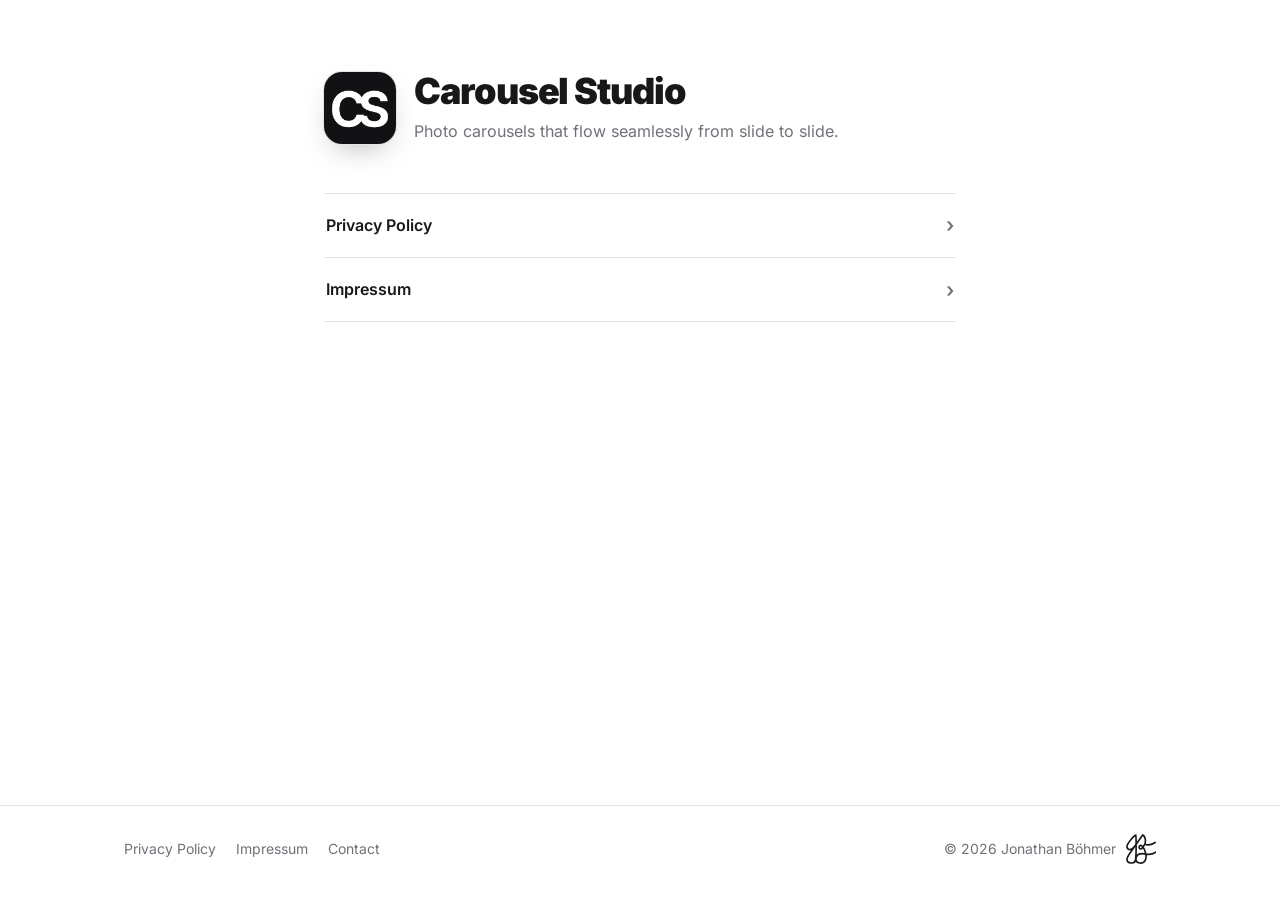
<file: index.html>
<!doctype html>
<html lang="en">
<head>
  <meta charset="utf-8">
  <meta name="viewport" content="width=device-width, initial-scale=1">
  <title>Carousel Studio</title>
  <meta name="description" content="Legal information for the Carousel Studio app.">
  <meta name="color-scheme" content="light dark">
  <link rel="icon" type="image/png" href="assets/favicon-64.png">
  <link rel="apple-touch-icon" href="assets/carousel-studio-icon.png">
  <link rel="stylesheet" href="assets/site.css">
  <script src="assets/contact.js" defer></script>
</head>
<body>
  <main class="home">
    <div class="app">
      <img src="assets/carousel-studio-icon.png" alt="" width="72" height="72">
      <div>
        <h1>Carousel Studio</h1>
        <p class="tagline">Photo carousels that flow seamlessly from slide to slide.</p>
      </div>
    </div>
    <ul class="links">
      <li><a href="carousel-studio/privacy/">Privacy Policy</a></li>
      <li><a href="carousel-studio/impressum/" lang="de">Impressum</a></li>
    </ul>
  </main>

  <footer class="site-footer">
    <div class="bar">
      <nav aria-label="Legal">
        <a href="carousel-studio/privacy/">Privacy Policy</a>
        <a href="carousel-studio/impressum/">Impressum</a>
        <a class="pc" data-k="m" data-v="bW9jLmxpYW1nQG5haHRhbm9qeWJkZXRmYXJj">Contact</a>
      </nav>
      <div class="maker"><span>© 2026 Jonathan Böhmer</span><svg aria-hidden="true" focusable="false" viewBox="0 0 191 189" fill="none" xmlns="http://www.w3.org/2000/svg">
<path d="M62.8626 66.6207C61.7168 68.2742 60.5823 69.8631 59.4593 71.3875M59.4593 71.3875C42.921 93.8382 28.6163 100.819 18.1163 97.6271C7.6163 94.4348 6.11631 83.1271 6.11631 83.1271C3.11632 59.1271 59.1163 4.12714 61.6164 6.29047C62.7768 7.29461 63.614 33.9391 63.8281 65.1051M59.4593 71.3875C39.4261 100.207 20.1163 128.127 20.1163 128.127C9.61631 145.127 6.47837 148.127 6.11631 158.627C5.11633 187.627 56.6163 192.319 60.1163 163.319C61.9918 147.78 64.0752 101.084 63.8281 65.1051M59.4593 71.3875C60.9141 69.2947 62.3728 67.1971 63.8281 65.1051M63.8281 65.1051C82.3511 38.4791 100.339 12.7619 103.116 9.29044C104.913 7.04449 105.528 5.95827 106.116 6.00174C106.277 6.01364 106.436 6.11007 106.616 6.29044C107.116 6.79044 116.116 11.9348 120.116 27.1271C124.116 42.3195 123.116 48.6271 120.116 59.1271C118.573 64.5296 113.323 74.0352 106.615 81.9916M106.615 81.9916C103.616 91.8195 91.6163 95.8195 86.6163 92.3195C81.6163 88.8195 80.1163 80.3195 86.1163 74.8195C92.1163 69.3195 99.6163 71.3195 106.615 81.9916ZM106.615 81.9916C111.871 88.1657 115.067 95.4644 116.616 99.6271C119.605 107.659 122.902 116.947 124.755 126.604M124.755 126.604C127.862 142.798 127.402 161.819 115.616 174.319C99.9728 190.911 53.4289 184.252 64.1163 148.627C71.5439 123.869 92.6163 120.101 124.755 126.604ZM124.755 126.604C143.116 130.319 159.616 133.819 187.116 114.819M118.028 65.0004C127.975 66.5796 145.616 78.3195 183.616 53.3195" stroke="currentColor" stroke-width="10.5" stroke-linecap="round" stroke-linejoin="round"/>
</svg></div>
    </div>
  </footer>
</body>
</html>
</file>
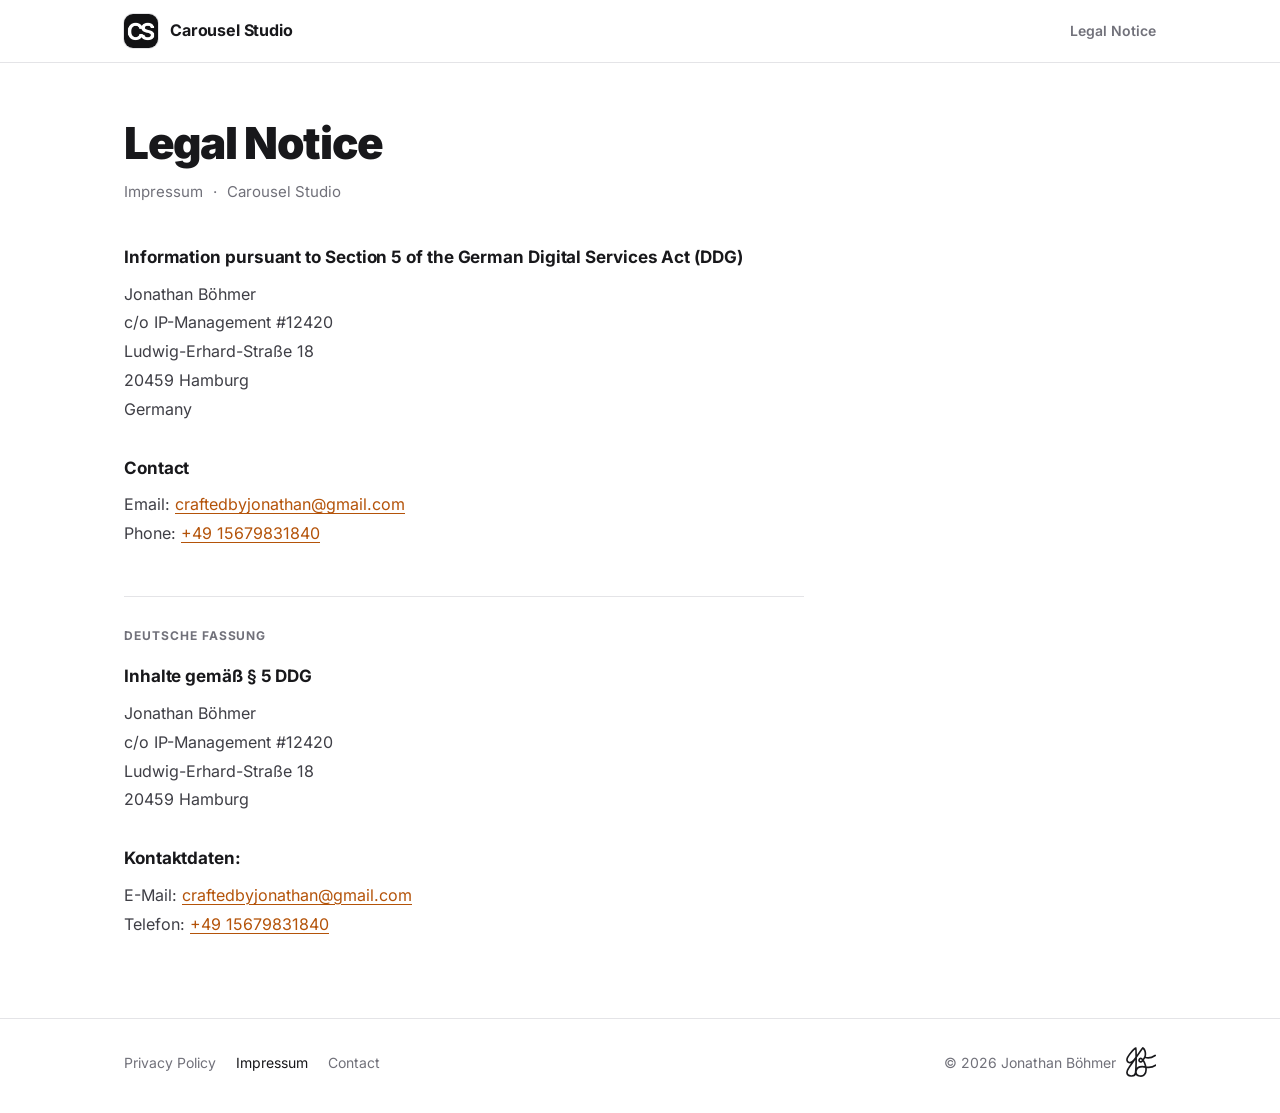
<file: carousel-studio/impressum/index.html>
<!doctype html>
<html lang="en">
<head>
  <meta charset="utf-8">
  <meta name="viewport" content="width=device-width, initial-scale=1">
  <title>Legal Notice (Impressum) – Carousel Studio</title>
  <meta name="description" content="Legal notice (Impressum, § 5 DDG) for the Carousel Studio app.">
  <meta name="color-scheme" content="light dark">
  <link rel="icon" type="image/png" href="../../assets/favicon-64.png">
  <link rel="apple-touch-icon" href="../../assets/carousel-studio-icon.png">
  <link rel="stylesheet" href="../../assets/site.css">
  <script src="../../assets/contact.js" defer></script>
</head>
<body>
  <header class="site-header">
    <div class="bar">
      <a class="brand" href="../../"><img src="../../assets/carousel-studio-icon.png" alt="" width="34" height="34"><span>Carousel Studio</span></a>
      <span class="section">Legal Notice</span>
    </div>
  </header>

  <main class="page page-single">
    <div class="hero">
      <h1>Legal Notice</h1>
      <p class="meta"><span lang="de">Impressum</span><span>Carousel Studio</span></p>
    </div>

    <article class="imprint">
      <section aria-labelledby="information">
        <h2 id="information">Information pursuant to Section 5 of the German Digital Services Act (DDG)</h2>
        <p>Jonathan Böhmer<br>
        c/o IP-Management #12420<br>
        Ludwig-Erhard-Straße 18<br>
        20459 Hamburg<br>
        Germany</p>
      </section>

      <section aria-labelledby="contact">
        <h2 id="contact">Contact</h2>
        <p>Email: <a class="pc" data-k="m" data-v="bW9jLmxpYW1nQG5haHRhbm9qeWJkZXRmYXJj">&#99;&#114;&#97;&#102;&#116;&#101;&#100;&#98;&#121;&#106;&#111;&#110;&#97;&#116;&#104;&#97;&#110;<span class="pc-x" aria-hidden="true">no-spam.</span>&#64;&#103;&#109;&#97;&#105;&#108;&#46;&#99;&#111;&#109;</a><br>
        Phone: <a class="pc" data-k="t" data-v="MDQ4MTM4OTc2NTE5NCs=">&#43;&#52;&#57;&#32;&#49;&#53;&#54;<span class="pc-x" aria-hidden="true">0000</span>&#55;&#57;&#56;&#51;&#49;&#56;&#52;&#48;</a></p>
      </section>

      <div class="imprint-de" lang="de">
        <p class="imprint-label">Deutsche Fassung</p>
        <section aria-labelledby="angaben">
          <h2 id="angaben">Inhalte gemäß § 5 DDG</h2>
          <p>Jonathan Böhmer<br>
        c/o IP-Management #12420<br>
        Ludwig-Erhard-Straße 18<br>
        20459 Hamburg</p>
        </section>

        <section aria-labelledby="kontakt">
          <h2 id="kontakt">Kontaktdaten:</h2>
          <p>E-Mail: <a class="pc" data-k="m" data-v="bW9jLmxpYW1nQG5haHRhbm9qeWJkZXRmYXJj">&#99;&#114;&#97;&#102;&#116;&#101;&#100;&#98;&#121;&#106;&#111;&#110;&#97;&#116;&#104;&#97;&#110;<span class="pc-x" aria-hidden="true">no-spam.</span>&#64;&#103;&#109;&#97;&#105;&#108;&#46;&#99;&#111;&#109;</a><br>
          Telefon: <a class="pc" data-k="t" data-v="MDQ4MTM4OTc2NTE5NCs=">&#43;&#52;&#57;&#32;&#49;&#53;&#54;<span class="pc-x" aria-hidden="true">0000</span>&#55;&#57;&#56;&#51;&#49;&#56;&#52;&#48;</a></p>
        </section>
      </div>
    </article>
  </main>

  <footer class="site-footer">
    <div class="bar">
      <nav aria-label="Legal">
        <a href="../../carousel-studio/privacy/">Privacy Policy</a>
        <a href="../../carousel-studio/impressum/" aria-current="page">Impressum</a>
        <a class="pc" data-k="m" data-v="bW9jLmxpYW1nQG5haHRhbm9qeWJkZXRmYXJj">Contact</a>
      </nav>
      <div class="maker"><span>© 2026 Jonathan Böhmer</span><svg aria-hidden="true" focusable="false" viewBox="0 0 191 189" fill="none" xmlns="http://www.w3.org/2000/svg">
<path d="M62.8626 66.6207C61.7168 68.2742 60.5823 69.8631 59.4593 71.3875M59.4593 71.3875C42.921 93.8382 28.6163 100.819 18.1163 97.6271C7.6163 94.4348 6.11631 83.1271 6.11631 83.1271C3.11632 59.1271 59.1163 4.12714 61.6164 6.29047C62.7768 7.29461 63.614 33.9391 63.8281 65.1051M59.4593 71.3875C39.4261 100.207 20.1163 128.127 20.1163 128.127C9.61631 145.127 6.47837 148.127 6.11631 158.627C5.11633 187.627 56.6163 192.319 60.1163 163.319C61.9918 147.78 64.0752 101.084 63.8281 65.1051M59.4593 71.3875C60.9141 69.2947 62.3728 67.1971 63.8281 65.1051M63.8281 65.1051C82.3511 38.4791 100.339 12.7619 103.116 9.29044C104.913 7.04449 105.528 5.95827 106.116 6.00174C106.277 6.01364 106.436 6.11007 106.616 6.29044C107.116 6.79044 116.116 11.9348 120.116 27.1271C124.116 42.3195 123.116 48.6271 120.116 59.1271C118.573 64.5296 113.323 74.0352 106.615 81.9916M106.615 81.9916C103.616 91.8195 91.6163 95.8195 86.6163 92.3195C81.6163 88.8195 80.1163 80.3195 86.1163 74.8195C92.1163 69.3195 99.6163 71.3195 106.615 81.9916ZM106.615 81.9916C111.871 88.1657 115.067 95.4644 116.616 99.6271C119.605 107.659 122.902 116.947 124.755 126.604M124.755 126.604C127.862 142.798 127.402 161.819 115.616 174.319C99.9728 190.911 53.4289 184.252 64.1163 148.627C71.5439 123.869 92.6163 120.101 124.755 126.604ZM124.755 126.604C143.116 130.319 159.616 133.819 187.116 114.819M118.028 65.0004C127.975 66.5796 145.616 78.3195 183.616 53.3195" stroke="currentColor" stroke-width="10.5" stroke-linecap="round" stroke-linejoin="round"/>
</svg></div>
    </div>
  </footer>
</body>
</html>
</file>
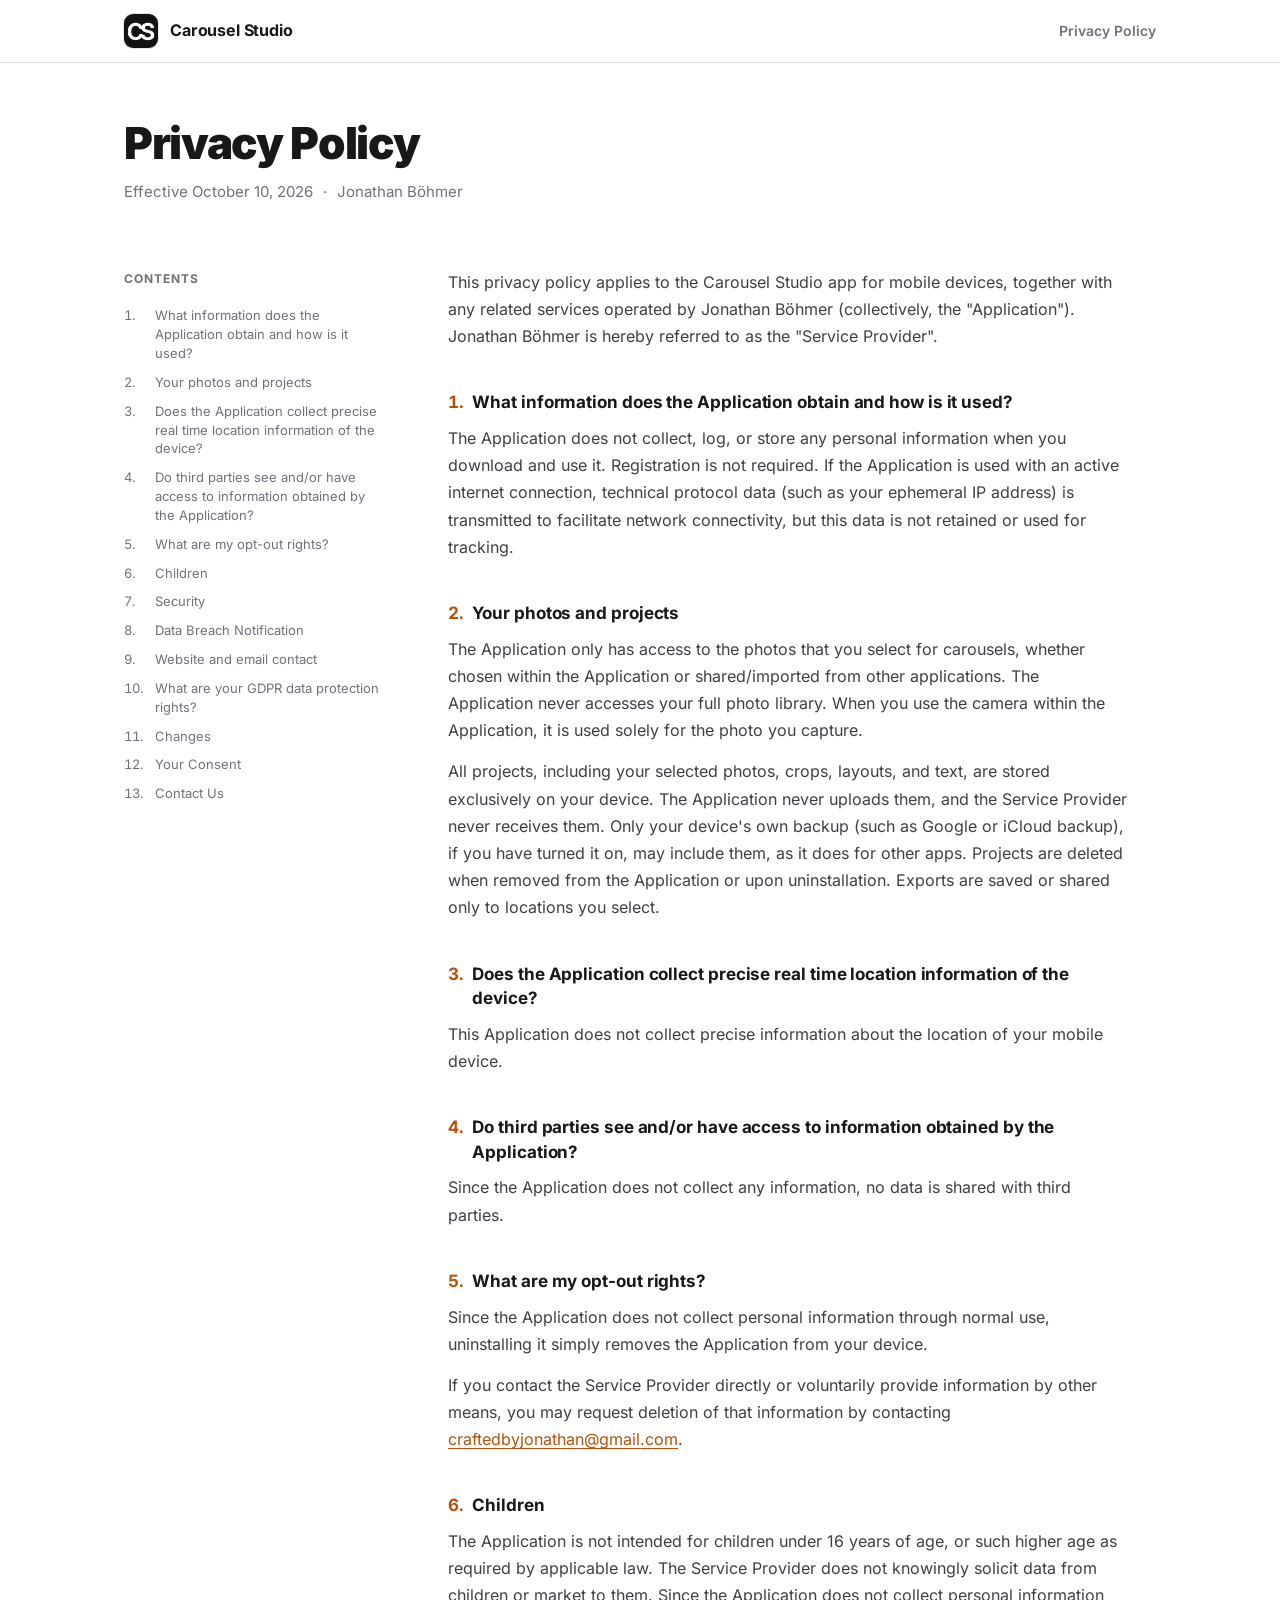
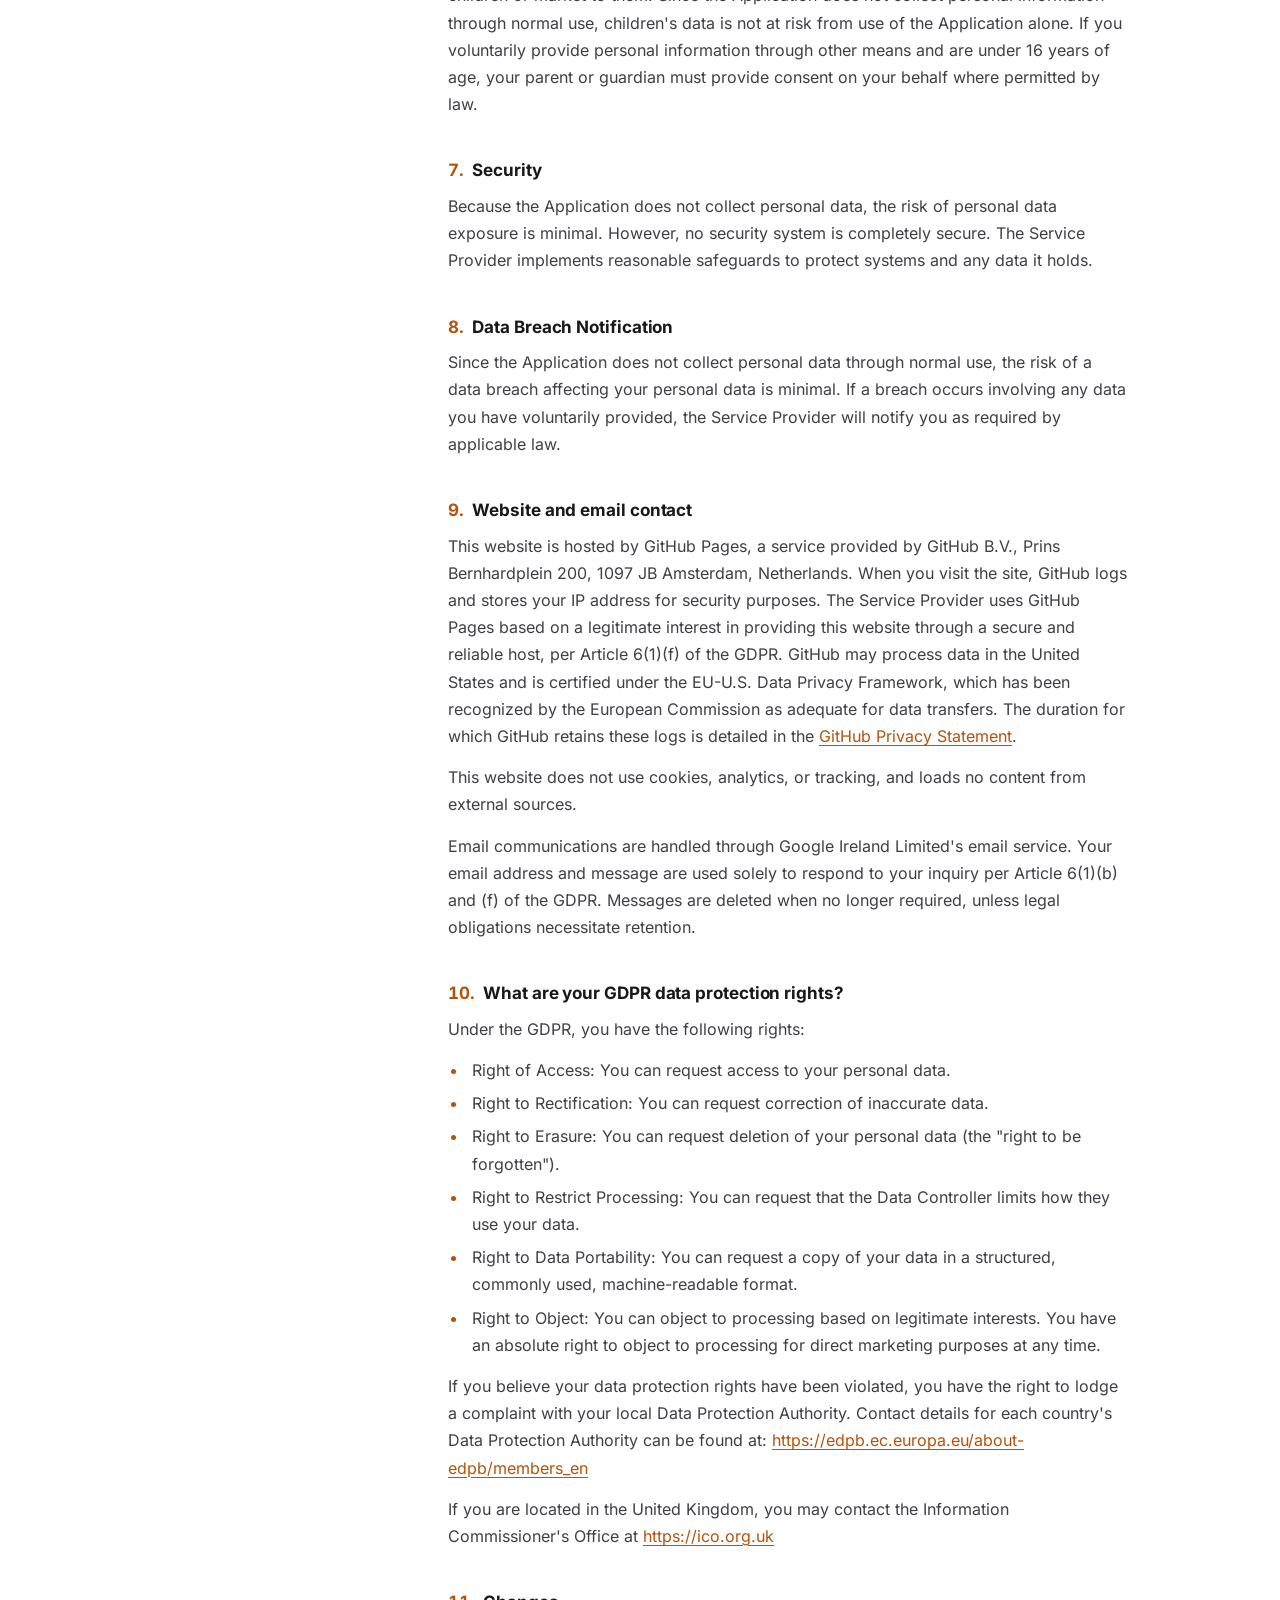
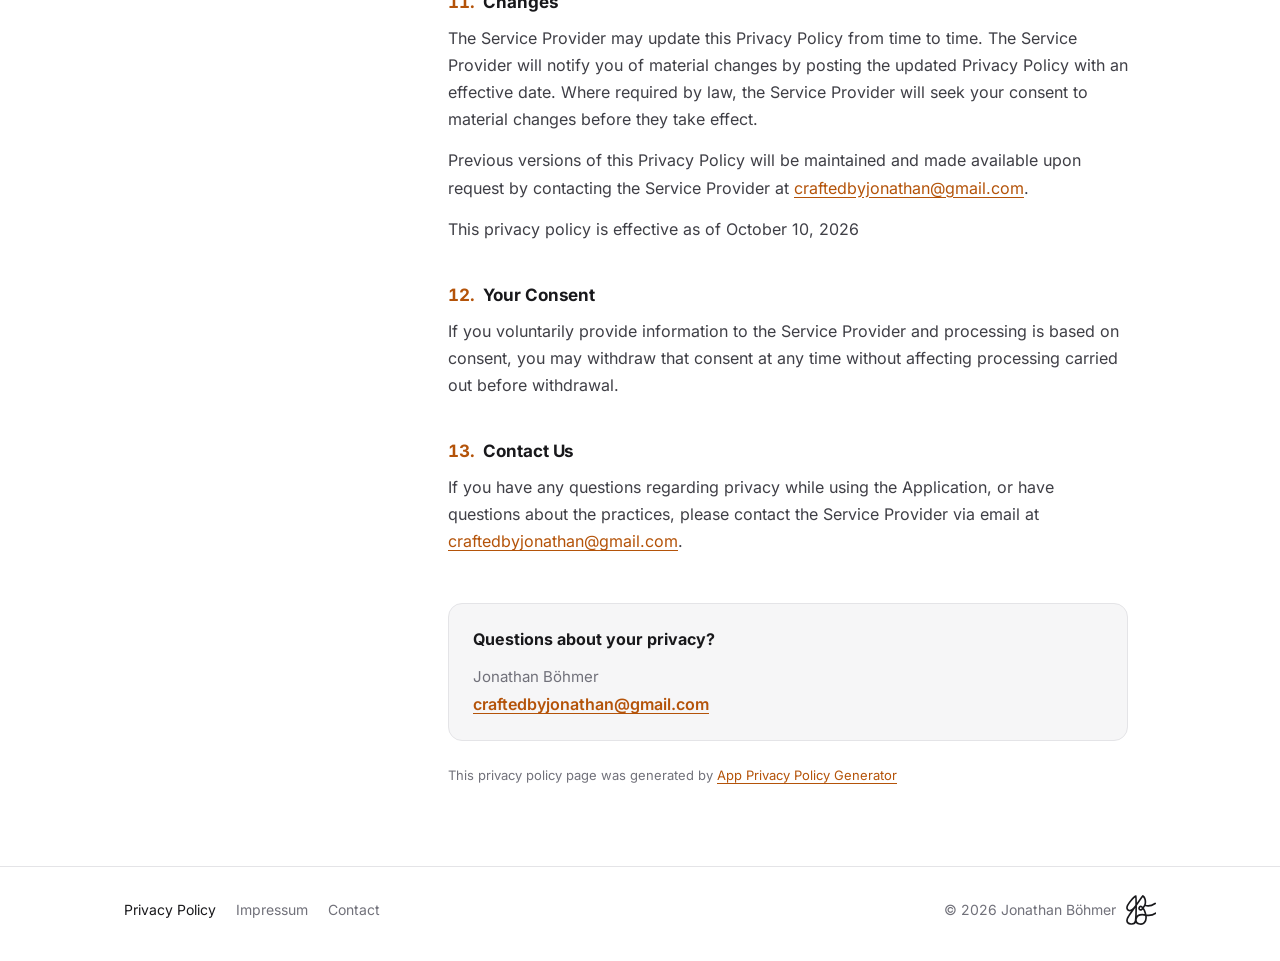
<file: carousel-studio/privacy/index.html>
<!doctype html>
<html lang="en">
<head>
  <meta charset="utf-8">
  <meta name="viewport" content="width=device-width, initial-scale=1">
  <title>Privacy Policy – Carousel Studio</title>
  <meta name="description" content="Privacy policy for the Carousel Studio app.">
  <meta name="color-scheme" content="light dark">
  <link rel="icon" type="image/png" href="../../assets/favicon-64.png">
  <link rel="apple-touch-icon" href="../../assets/carousel-studio-icon.png">
  <link rel="stylesheet" href="../../assets/site.css">
  <script src="../../assets/contact.js" defer></script>
</head>
<body>
  <header class="site-header">
    <div class="bar">
      <a class="brand" href="../../"><img src="../../assets/carousel-studio-icon.png" alt="" width="34" height="34"><span>Carousel Studio</span></a>
      <span class="section">Privacy Policy</span>
    </div>
  </header>

  <main class="page">
    <div class="hero">
      <h1>Privacy Policy</h1>
      <p class="meta"><span>Effective October 10, 2026</span><span>Jonathan Böhmer</span></p>
    </div>

    <nav class="toc" aria-label="Contents">
      <details open>
        <summary>Contents</summary>
        <ol>
          <li><a href="#s1">What information does the Application obtain and how is it used?</a></li>
          <li><a href="#s2">Your photos and projects</a></li>
          <li><a href="#s3">Does the Application collect precise real time location information of the device?</a></li>
          <li><a href="#s4">Do third parties see and/or have access to information obtained by the Application?</a></li>
          <li><a href="#s5">What are my opt-out rights?</a></li>
          <li><a href="#s6">Children</a></li>
          <li><a href="#s7">Security</a></li>
          <li><a href="#s8">Data Breach Notification</a></li>
          <li><a href="#s9">Website and email contact</a></li>
          <li><a href="#s10">What are your GDPR data protection rights?</a></li>
          <li><a href="#s11">Changes</a></li>
          <li><a href="#s12">Your Consent</a></li>
          <li><a href="#s13">Contact Us</a></li>
        </ol>
      </details>
      <script>/* Phones: the contents start folded away, a tap opens them. */ if (matchMedia('(max-width: 860px)').matches) document.currentScript.previousElementSibling.open = false;</script>
    </nav>

    <article>
      <p>This privacy policy applies to the Carousel Studio app for mobile devices, together with any related services operated by Jonathan Böhmer (collectively, the "Application"). Jonathan Böhmer is hereby referred to as the "Service Provider".</p>

        <section id="s1" aria-labelledby="s1-title">
          <h2 id="s1-title"><span class="num">1.</span> <span>What information does the Application obtain and how is it used?</span></h2>
<p>The Application does not collect, log, or store any personal information when you download and use it. Registration is not required. If the Application is used with an active internet connection, technical protocol data (such as your ephemeral IP address) is transmitted to facilitate network connectivity, but this data is not retained or used for tracking.</p>
        </section>

        <section id="s2" aria-labelledby="s2-title">
          <h2 id="s2-title"><span class="num">2.</span> <span>Your photos and projects</span></h2>
<p>The Application only has access to the photos that you select for carousels, whether chosen within the Application or shared/imported from other applications. The Application never accesses your full photo library. When you use the camera within the Application, it is used solely for the photo you capture.</p>
          <p>All projects, including your selected photos, crops, layouts, and text, are stored exclusively on your device. The Application never uploads them, and the Service Provider never receives them. Only your device's own backup (such as Google or iCloud backup), if you have turned it on, may include them, as it does for other apps. Projects are deleted when removed from the Application or upon uninstallation. Exports are saved or shared only to locations you select.</p>
        </section>

        <section id="s3" aria-labelledby="s3-title">
          <h2 id="s3-title"><span class="num">3.</span> <span>Does the Application collect precise real time location information of the device?</span></h2>
<p>This Application does not collect precise information about the location of your mobile device.</p>
        </section>

        <section id="s4" aria-labelledby="s4-title">
          <h2 id="s4-title"><span class="num">4.</span> <span>Do third parties see and/or have access to information obtained by the Application?</span></h2>
<p>Since the Application does not collect any information, no data is shared with third parties.</p>
        </section>

        <section id="s5" aria-labelledby="s5-title">
          <h2 id="s5-title"><span class="num">5.</span> <span>What are my opt-out rights?</span></h2>
<p>Since the Application does not collect personal information through normal use, uninstalling it simply removes the Application from your device.</p>
          <p>If you contact the Service Provider directly or voluntarily provide information by other means, you may request deletion of that information by contacting <a class="pc" data-k="m" data-v="bW9jLmxpYW1nQG5haHRhbm9qeWJkZXRmYXJj">&#99;&#114;&#97;&#102;&#116;&#101;&#100;&#98;&#121;&#106;&#111;&#110;&#97;&#116;&#104;&#97;&#110;<span class="pc-x" aria-hidden="true">no-spam.</span>&#64;&#103;&#109;&#97;&#105;&#108;&#46;&#99;&#111;&#109;</a>.</p>
        </section>

        <section id="s6" aria-labelledby="s6-title">
          <h2 id="s6-title"><span class="num">6.</span> <span>Children</span></h2>
<p>The Application is not intended for children under 16 years of age, or such higher age as required by applicable law. The Service Provider does not knowingly solicit data from children or market to them. Since the Application does not collect personal information through normal use, children's data is not at risk from use of the Application alone. If you voluntarily provide personal information through other means and are under 16 years of age, your parent or guardian must provide consent on your behalf where permitted by law.</p>
        </section>

        <section id="s7" aria-labelledby="s7-title">
          <h2 id="s7-title"><span class="num">7.</span> <span>Security</span></h2>
<p>Because the Application does not collect personal data, the risk of personal data exposure is minimal. However, no security system is completely secure. The Service Provider implements reasonable safeguards to protect systems and any data it holds.</p>
        </section>

        <section id="s8" aria-labelledby="s8-title">
          <h2 id="s8-title"><span class="num">8.</span> <span>Data Breach Notification</span></h2>
<p>Since the Application does not collect personal data through normal use, the risk of a data breach affecting your personal data is minimal. If a breach occurs involving any data you have voluntarily provided, the Service Provider will notify you as required by applicable law.</p>
        </section>

        <section id="s9" aria-labelledby="s9-title">
          <h2 id="s9-title"><span class="num">9.</span> <span>Website and email contact</span></h2>
          <p>This website is hosted by GitHub Pages, a service provided by GitHub B.V., Prins Bernhardplein 200, 1097 JB Amsterdam, Netherlands. When you visit the site, GitHub logs and stores your IP address for security purposes. The Service Provider uses GitHub Pages based on a legitimate interest in providing this website through a secure and reliable host, per Article 6(1)(f) of the GDPR. GitHub may process data in the United States and is certified under the EU-U.S. Data Privacy Framework, which has been recognized by the European Commission as adequate for data transfers. The duration for which GitHub retains these logs is detailed in the <a href="https://docs.github.com/en/site-policy/privacy-policies/github-general-privacy-statement" rel="noopener noreferrer">GitHub Privacy Statement</a>.</p>
          <p>This website does not use cookies, analytics, or tracking, and loads no content from external sources.</p>
          <p>Email communications are handled through Google Ireland Limited's email service. Your email address and message are used solely to respond to your inquiry per Article 6(1)(b) and (f) of the GDPR. Messages are deleted when no longer required, unless legal obligations necessitate retention.</p>
        </section>

        <section id="s10" aria-labelledby="s10-title">
          <h2 id="s10-title"><span class="num">10.</span> <span>What are your GDPR data protection rights?</span></h2>
          <p>Under the GDPR, you have the following rights:</p>
          <ul>
            <li>Right of Access: You can request access to your personal data.</li>
            <li>Right to Rectification: You can request correction of inaccurate data.</li>
            <li>Right to Erasure: You can request deletion of your personal data (the "right to be forgotten").</li>
            <li>Right to Restrict Processing: You can request that the Data Controller limits how they use your data.</li>
            <li>Right to Data Portability: You can request a copy of your data in a structured, commonly used, machine-readable format.</li>
            <li>Right to Object: You can object to processing based on legitimate interests. You have an absolute right to object to processing for direct marketing purposes at any time.</li>
          </ul>
          <p>If you believe your data protection rights have been violated, you have the right to lodge a complaint with your local Data Protection Authority. Contact details for each country's Data Protection Authority can be found at: <a href="https://edpb.ec.europa.eu/about-edpb/members_en" rel="noopener noreferrer">https://edpb.ec.europa.eu/about-edpb/members_en</a></p>
          <p>If you are located in the United Kingdom, you may contact the Information Commissioner's Office at <a href="https://ico.org.uk" rel="noopener noreferrer">https://ico.org.uk</a></p>
        </section>

        <section id="s11" aria-labelledby="s11-title">
          <h2 id="s11-title"><span class="num">11.</span> <span>Changes</span></h2>
<p>The Service Provider may update this Privacy Policy from time to time. The Service Provider will notify you of material changes by posting the updated Privacy Policy with an effective date. Where required by law, the Service Provider will seek your consent to material changes before they take effect.</p>
          <p>Previous versions of this Privacy Policy will be maintained and made available upon request by contacting the Service Provider at <a class="pc" data-k="m" data-v="bW9jLmxpYW1nQG5haHRhbm9qeWJkZXRmYXJj">&#99;&#114;&#97;&#102;&#116;&#101;&#100;&#98;&#121;&#106;&#111;&#110;&#97;&#116;&#104;&#97;&#110;<span class="pc-x" aria-hidden="true">no-spam.</span>&#64;&#103;&#109;&#97;&#105;&#108;&#46;&#99;&#111;&#109;</a>.</p>
          <p>This privacy policy is effective as of October 10, 2026</p>
        </section>

        <section id="s12" aria-labelledby="s12-title">
          <h2 id="s12-title"><span class="num">12.</span> <span>Your Consent</span></h2>
<p>If you voluntarily provide information to the Service Provider and processing is based on consent, you may withdraw that consent at any time without affecting processing carried out before withdrawal.</p>
        </section>

        <section id="s13" aria-labelledby="s13-title">
          <h2 id="s13-title"><span class="num">13.</span> <span>Contact Us</span></h2>
<p>If you have any questions regarding privacy while using the Application, or have questions about the practices, please contact the Service Provider via email at <a class="pc" data-k="m" data-v="bW9jLmxpYW1nQG5haHRhbm9qeWJkZXRmYXJj">&#99;&#114;&#97;&#102;&#116;&#101;&#100;&#98;&#121;&#106;&#111;&#110;&#97;&#116;&#104;&#97;&#110;<span class="pc-x" aria-hidden="true">no-spam.</span>&#64;&#103;&#109;&#97;&#105;&#108;&#46;&#99;&#111;&#109;</a>.</p>
        </section>

      <aside class="contact-card" aria-label="Contact">
        <h2>Questions about your privacy?</h2>
        <p class="who">Jonathan Böhmer</p>
        <a class="pc mail" data-k="m" data-v="bW9jLmxpYW1nQG5haHRhbm9qeWJkZXRmYXJj">&#99;&#114;&#97;&#102;&#116;&#101;&#100;&#98;&#121;&#106;&#111;&#110;&#97;&#116;&#104;&#97;&#110;<span class="pc-x" aria-hidden="true">no-spam.</span>&#64;&#103;&#109;&#97;&#105;&#108;&#46;&#99;&#111;&#109;</a>
      </aside>

      <p class="attribution">This privacy policy page was generated by <a href="https://app-privacy-policy-generator.nisrulz.com/" target="_blank" rel="noopener noreferrer">App Privacy Policy Generator</a></p>
    </article>
  </main>

  <footer class="site-footer">
    <div class="bar">
      <nav aria-label="Legal">
        <a href="../../carousel-studio/privacy/" aria-current="page">Privacy Policy</a>
        <a href="../../carousel-studio/impressum/">Impressum</a>
        <a class="pc" data-k="m" data-v="bW9jLmxpYW1nQG5haHRhbm9qeWJkZXRmYXJj">Contact</a>
      </nav>
      <div class="maker"><span>© 2026 Jonathan Böhmer</span><svg aria-hidden="true" focusable="false" viewBox="0 0 191 189" fill="none" xmlns="http://www.w3.org/2000/svg">
<path d="M62.8626 66.6207C61.7168 68.2742 60.5823 69.8631 59.4593 71.3875M59.4593 71.3875C42.921 93.8382 28.6163 100.819 18.1163 97.6271C7.6163 94.4348 6.11631 83.1271 6.11631 83.1271C3.11632 59.1271 59.1163 4.12714 61.6164 6.29047C62.7768 7.29461 63.614 33.9391 63.8281 65.1051M59.4593 71.3875C39.4261 100.207 20.1163 128.127 20.1163 128.127C9.61631 145.127 6.47837 148.127 6.11631 158.627C5.11633 187.627 56.6163 192.319 60.1163 163.319C61.9918 147.78 64.0752 101.084 63.8281 65.1051M59.4593 71.3875C60.9141 69.2947 62.3728 67.1971 63.8281 65.1051M63.8281 65.1051C82.3511 38.4791 100.339 12.7619 103.116 9.29044C104.913 7.04449 105.528 5.95827 106.116 6.00174C106.277 6.01364 106.436 6.11007 106.616 6.29044C107.116 6.79044 116.116 11.9348 120.116 27.1271C124.116 42.3195 123.116 48.6271 120.116 59.1271C118.573 64.5296 113.323 74.0352 106.615 81.9916M106.615 81.9916C103.616 91.8195 91.6163 95.8195 86.6163 92.3195C81.6163 88.8195 80.1163 80.3195 86.1163 74.8195C92.1163 69.3195 99.6163 71.3195 106.615 81.9916ZM106.615 81.9916C111.871 88.1657 115.067 95.4644 116.616 99.6271C119.605 107.659 122.902 116.947 124.755 126.604M124.755 126.604C127.862 142.798 127.402 161.819 115.616 174.319C99.9728 190.911 53.4289 184.252 64.1163 148.627C71.5439 123.869 92.6163 120.101 124.755 126.604ZM124.755 126.604C143.116 130.319 159.616 133.819 187.116 114.819M118.028 65.0004C127.975 66.5796 145.616 78.3195 183.616 53.3195" stroke="currentColor" stroke-width="10.5" stroke-linecap="round" stroke-linejoin="round"/>
</svg></div>
    </div>
  </footer>
</body>
</html>
</file>
<file: assets/site.css>
/* Carousel Studio – legal pages. Everything is served from this site: no external fonts, scripts
   or images, so a visit sends nothing to anyone but the host. */

@font-face { font-family: Inter; font-style: normal; font-weight: 400; font-display: swap; src: url(fonts/inter-latin-400-normal.woff2) format('woff2'); }
@font-face { font-family: Inter; font-style: normal; font-weight: 600; font-display: swap; src: url(fonts/inter-latin-600-normal.woff2) format('woff2'); }
@font-face { font-family: Inter; font-style: normal; font-weight: 700; font-display: swap; src: url(fonts/inter-latin-700-normal.woff2) format('woff2'); }
@font-face { font-family: Inter; font-style: normal; font-weight: 900; font-display: swap; src: url(fonts/inter-latin-900-normal.woff2) format('woff2'); }

:root {
  --bg: #ffffff;
  --surface: #f6f6f7;
  --text: #18181b;
  --body: #3f3f46;
  --muted: #71717a;
  --rule: #e4e4e7;
  --accent: #b45309;
  --accent-soft: rgba(245, 158, 11, 0.12);
  color-scheme: light;
}
@media (prefers-color-scheme: dark) {
  :root {
    --bg: #121214;
    --surface: #1c1c1f;
    --text: #f4f4f5;
    --body: #d4d4d8;
    --muted: #a1a1aa;
    --rule: #2a2a2e;
    --accent: #ffb900;
    --accent-soft: rgba(255, 185, 0, 0.12);
    color-scheme: dark;
  }
}

* { box-sizing: border-box; }
html { scroll-behavior: smooth; scroll-padding-top: 88px; }
@media (prefers-reduced-motion: reduce) { html { scroll-behavior: auto; } }
body {
  margin: 0;
  background: var(--bg);
  color: var(--body);
  font: 16px/1.7 Inter, -apple-system, BlinkMacSystemFont, "Segoe UI", Roboto, Helvetica, Arial, sans-serif;
  -webkit-text-size-adjust: 100%;
  text-rendering: optimizeLegibility;
  /* The footer stays at the bottom of the window on a short page */
  min-height: 100vh;
  display: flex;
  flex-direction: column;
}
body > main { flex: 1 0 auto; width: 100%; }
a { color: var(--accent); text-underline-offset: 3px; }
/* Contact details: the decoy inside them (see contact.js) never shows */
.pc-x { display: none !important; }
a:focus-visible { outline: 2px solid var(--accent); outline-offset: 3px; border-radius: 4px; }

/* Header: the app's mark and name */
.site-header {
  position: sticky; top: 0; z-index: 10;
  background: color-mix(in srgb, var(--bg) 92%, transparent);
  backdrop-filter: saturate(1.4) blur(10px);
  -webkit-backdrop-filter: saturate(1.4) blur(10px);
  border-bottom: 1px solid var(--rule);
}
.site-header .bar { max-width: 1080px; margin: 0 auto; padding: 14px 24px; display: flex; align-items: center; justify-content: space-between; gap: 16px; }
.brand { display: inline-flex; align-items: center; gap: 12px; color: var(--text); text-decoration: none; font-weight: 700; letter-spacing: -0.01em; }
.brand img { width: 34px; height: 34px; border-radius: 9px; box-shadow: 0 0 0 1px var(--rule); }
.site-header .section { color: var(--muted); font-size: 0.875rem; font-weight: 600; }

/* Page layout: contents beside the text on wide screens, above it on narrow ones */
.page { max-width: 1080px; margin: 0 auto; padding: 56px 24px 80px; display: grid; grid-template-columns: 260px minmax(0, 1fr); gap: 64px; align-content: start; }
.page > .hero { grid-column: 1 / -1; }
.hero .eyebrow { margin: 0 0 10px; color: var(--accent); font-size: 0.8125rem; font-weight: 700; letter-spacing: 0.08em; text-transform: uppercase; }
.hero h1 { margin: 0; color: var(--text); font-size: 2.75rem; line-height: 1.1; font-weight: 900; letter-spacing: -0.03em; }
.hero .meta { margin: 12px 0 0; color: var(--muted); font-size: 0.9375rem; }
.hero .meta span + span::before { content: "·"; margin: 0 10px; }

.toc { position: sticky; top: 96px; align-self: start; }
.toc summary { margin: 0 0 12px; color: var(--muted); font-size: 0.75rem; font-weight: 700; letter-spacing: 0.08em; text-transform: uppercase; list-style: none; cursor: default; pointer-events: none; }
.toc summary::-webkit-details-marker { display: none; }
.toc ol { list-style: none; margin: 0; padding: 0; counter-reset: toc; }
.toc li { counter-increment: toc; }
.toc a { display: flex; gap: 8px; padding: 5px 0; color: var(--muted); font-size: 0.8125rem; line-height: 1.45; text-decoration: none; }
.toc a::before { content: counter(toc) "."; flex: 0 0 1.75em; font-variant-numeric: tabular-nums; }
.toc a:hover { color: var(--text); }

article { max-width: 680px; min-width: 0; }
article > p:first-child { margin-top: 0; }
section { margin-top: 40px; }
section h2 { display: flex; gap: 0.5em; margin: 0 0 10px; color: var(--text); font-size: 1.0625rem; line-height: 1.45; font-weight: 700; letter-spacing: -0.005em; }
section h2 .num { flex: 0 0 auto; color: var(--accent); font-variant-numeric: tabular-nums; }
p { margin: 0 0 14px; }
section ul { margin: 0 0 14px; padding-left: 1.25em; }
section li { margin: 6px 0; padding-left: 0.25em; }
section li::marker { color: var(--accent); }
p:last-child { margin-bottom: 0; }

.contact-card { margin-top: 48px; padding: 22px 24px; border-radius: 14px; background: var(--surface); border: 1px solid var(--rule); }
.contact-card h2 { margin: 0 0 10px; color: var(--text); font-size: 1rem; font-weight: 700; }
.contact-card .who { margin: 0; color: var(--muted); font-size: 0.9375rem; }
.contact-card .mail { display: inline-block; margin-top: 2px; font-weight: 600; overflow-wrap: anywhere; }
.attribution { margin-top: 24px; color: var(--muted); font-size: 0.8125rem; line-height: 1.6; text-wrap: balance; }

/* A short page without contents (the Impressum): one column */
.page-single { grid-template-columns: minmax(0, 1fr); row-gap: 40px; }
.page-single > article { max-width: 680px; }
.imprint section { margin-top: 32px; }
.imprint section:first-child { margin-top: 0; }
.imprint p { line-height: 1.8; }
.imprint-de { margin-top: 48px; padding-top: 28px; border-top: 1px solid var(--rule); }
.imprint-label { margin: 0 0 18px; color: var(--muted); font-size: 0.75rem; font-weight: 700; letter-spacing: 0.08em; text-transform: uppercase; }
.imprint-de section:first-of-type { margin-top: 0; }

/* Footer: the maker's mark */
.site-footer { border-top: 1px solid var(--rule); }
.site-footer .bar { max-width: 1080px; margin: 0 auto; padding: 28px 24px 36px; display: flex; align-items: center; justify-content: space-between; gap: 16px; color: var(--muted); font-size: 0.875rem; }
.site-footer nav { display: flex; gap: 20px; }
.site-footer nav a { color: var(--muted); text-decoration: none; }
.site-footer nav a:hover, .site-footer nav a[aria-current="page"] { color: var(--text); }
.maker { display: inline-flex; align-items: center; gap: 10px; color: var(--text); }
.maker span { color: var(--muted); }
.maker svg { height: 30px; width: auto; }

/* Start page */
.home { max-width: 680px; margin: 0 auto; padding: 72px 24px 96px; }
.home .app { display: flex; align-items: center; gap: 18px; }
.home .app img { width: 72px; height: 72px; border-radius: 18px; box-shadow: 0 0 0 1px var(--rule), 0 12px 30px -12px rgba(0, 0, 0, 0.35); }
.home h1 { margin: 0; color: var(--text); font-size: 2.25rem; line-height: 1.1; font-weight: 900; letter-spacing: -0.03em; }
.home .tagline { margin: 6px 0 0; color: var(--muted); }
.links { list-style: none; margin: 48px 0 0; padding: 0; border-top: 1px solid var(--rule); }
.links li { border-bottom: 1px solid var(--rule); }
.links a { display: flex; justify-content: space-between; align-items: center; padding: 18px 2px; color: var(--text); font-weight: 600; text-decoration: none; }
.links a::after { content: "›"; color: var(--muted); font-size: 1.25rem; line-height: 1; }
.links a:hover { color: var(--accent); }

@media (max-width: 860px) {
  .page { grid-template-columns: minmax(0, 1fr); gap: 28px; padding-top: 40px; }
  .toc { position: static; border-radius: 14px; background: var(--surface); border: 1px solid var(--rule); }
  .toc summary { margin: 0; padding: 14px 18px; display: flex; justify-content: space-between; align-items: center; pointer-events: auto; cursor: pointer; color: var(--text); }
  .toc summary::after { content: "›"; font-size: 1.25rem; line-height: 1; color: var(--muted); transform: rotate(90deg); transition: transform 0.2s; }
  .toc details:not([open]) summary::after { transform: rotate(0deg); }
  .toc ol { padding: 0 18px 14px; }
  .hero h1 { font-size: 2.125rem; }
  body { font-size: 15.5px; }
}
@media (max-width: 480px) {
  .site-header .bar, .page, .site-footer .bar, .home { padding-left: 20px; padding-right: 20px; }
  .site-header .section { display: none; }
  .page { padding-bottom: 56px; }
  /* Footer on a phone: a centred sign-off – the maker's mark, the copyright, then the links */
  .site-footer .bar { flex-direction: column-reverse; align-items: center; gap: 18px; padding-top: 32px; padding-bottom: 40px; text-align: center; }
  .maker { flex-direction: column-reverse; gap: 10px; }
  .maker svg { height: 40px; }
  .site-footer nav { gap: 24px; }
}
</file>
